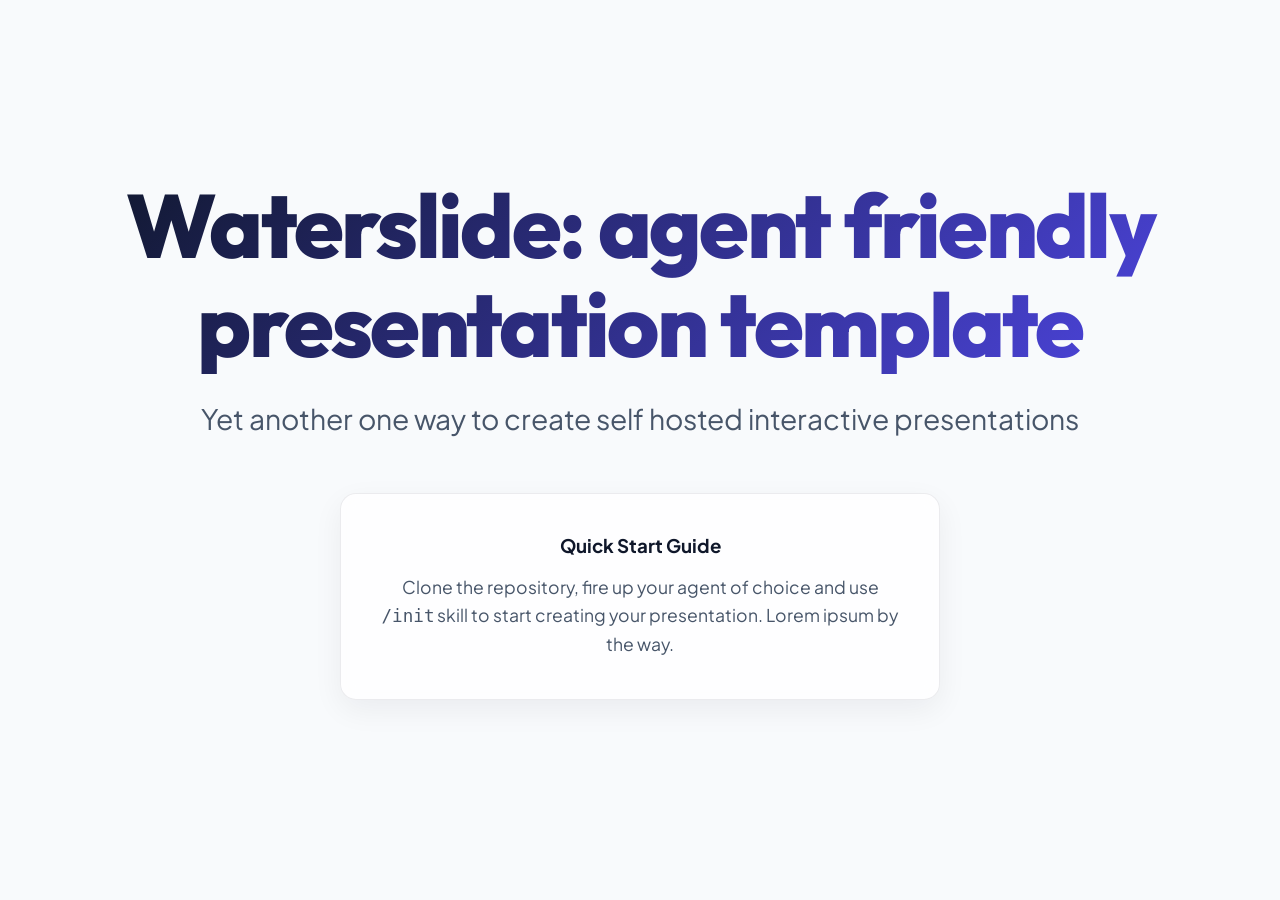
<file: index.html>
<!DOCTYPE html>
<html lang="en">
<head>
    <meta charset="UTF-8">
    <meta name="viewport" content="width=device-width, initial-scale=1.0">
    <title>Interactive Presentation</title>
    <link rel="icon" href="favicon.ico" type="image/x-icon">
    <!-- Premium Fonts -->
    <link rel="preconnect" href="https://fonts.googleapis.com">
    <link rel="preconnect" href="https://fonts.gstatic.com" crossorigin>
    <link href="https://fonts.googleapis.com/css2?family=Outfit:wght@300;400;600;800&family=Plus+Jakarta+Sans:ital,wght@0,300;0,400;0,600;1,400&display=swap" rel="stylesheet">
    <link rel="stylesheet" href="presentation.css">
    <!-- Inline script to set the theme early and prevent flash of dark/light color -->
    <script>
        (function() {
            const savedTheme = localStorage.getItem('presentation-theme');
            const systemPrefersDark = window.matchMedia('(prefers-color-scheme: dark)').matches;
            const theme = savedTheme || (systemPrefersDark ? 'dark' : 'light');
            document.documentElement.setAttribute('data-theme', theme);
        })();
    </script>
</head>
<body class="controls-active">
    <!-- Theme Toggle Button -->
    <button id="theme-toggle" aria-label="Toggle Theme">
        <svg class="sun-icon" viewBox="0 0 24 24" fill="none" stroke="currentColor" stroke-width="2" stroke-linecap="round" stroke-linejoin="round"><circle cx="12" cy="12" r="5"></circle><line x1="12" y1="1" x2="12" y2="3"></line><line x1="12" y1="21" x2="12" y2="23"></line><line x1="4.22" y1="4.22" x2="5.64" y2="5.64"></line><line x1="18.36" y1="18.36" x2="19.78" y2="19.78"></line><line x1="1" y1="12" x2="3" y2="12"></line><line x1="21" y1="12" x2="23" y2="12"></line><line x1="4.22" y1="19.78" x2="5.64" y2="18.36"></line><line x1="18.36" y1="5.64" x2="19.78" y2="4.22"></line></svg>
        <svg class="moon-icon" viewBox="0 0 24 24" fill="none" stroke="currentColor" stroke-width="2" stroke-linecap="round" stroke-linejoin="round"><path d="M21 12.79A9 9 0 1 1 11.21 3 7 7 0 0 0 21 12.79z"></path></svg>
    </button>

    <!-- Slide Notes Button -->
    <button id="notes-toggle" aria-label="Show Notes" style="display: none;">
        <svg class="notes-icon" viewBox="0 0 24 24" fill="none" stroke="currentColor" stroke-width="2" stroke-linecap="round" stroke-linejoin="round">
            <path d="M14 2H6a2 2 0 0 0-2 2v16a2 2 0 0 0 2 2h12a2 2 0 0 0 2-2V8z"></path>
            <polyline points="14 2 14 8 20 8"></polyline>
            <line x1="16" y1="13" x2="8" y2="13"></line>
            <line x1="16" y1="17" x2="8" y2="17"></line>
            <polyline points="10 9 9 9 8 9"></polyline>
        </svg>
    </button>

    <!-- Full window container for presentation slides -->
    <div id="presentation-container"></div>

    <!-- Navigation Hint -->
    <div class="nav-hint" id="nav-hint">
        <span class="desktop-hint"><span>PgUp</span> Prev | <span>PgDn</span> Next</span>
        <div class="mobile-hint-container">
            <svg class="swipe-icon" xmlns="http://www.w3.org/2000/svg" width="32" height="32" viewBox="0 0 24 24" fill="none" stroke="currentColor" stroke-width="2" stroke-linecap="round" stroke-linejoin="round" style="display: block; margin: 0 auto 8px auto;">
                <path d="M3 12l3-3" />
                <path d="M3 12l3 3" />
                <path d="M3 12h3" />
                <path d="M21 12l-3-3" />
                <path d="M21 12l-3 3" />
                <path d="M21 12h-3" />
                <g transform="translate(4.75, 4.5) scale(0.5)">
                    <path d="M22 14a8 8 0 0 1-8 8" />
                    <path d="M18 11v-1a2 2 0 0 0-2-2a2 2 0 0 0-2 2" />
                    <path d="M14 10V9a2 2 0 0 0-2-2a2 2 0 0 0-2 2v1" />
                    <path d="M10 9.5V4a2 2 0 0 0-2-2a2 2 0 0 0-2 2v10" />
                    <path d="M18 11a2 2 0 1 1 4 0v3a8 8 0 0 1-8 8h-2c-2.8 0-4.5-.86-5.99-2.34l-3.6-3.6a2 2 0 0 1 2.83-2.82L7 15" />
                </g>
            </svg>
            <span class="mobile-hint">Swipe to navigate</span>
        </div>
    </div>

    <!-- Slide Notes Modal -->
    <div id="notes-modal" class="modal-overlay" aria-hidden="true" role="dialog">
        <div class="modal-container">
            <button class="modal-close" id="modal-close" aria-label="Close Modal">
                <svg viewBox="0 0 24 24" fill="none" stroke="currentColor" stroke-width="2" stroke-linecap="round" stroke-linejoin="round">
                    <line x1="18" y1="6" x2="6" y2="18"></line>
                    <line x1="6" y1="6" x2="18" y2="18"></line>
                </svg>
            </button>
            <div id="notes-content" class="notes-body"></div>
        </div>
    </div>

    <!-- Main Presentation Logic -->
    <script src="presentation.js"></script>
</body>
</html>
</file>
<file: presentation.css>
:root {
    --font-heading: 'Outfit', sans-serif;
    --font-body: 'Plus Jakarta Sans', sans-serif;
    
    /* Default dark theme variables */
    --bg-primary: #0b0f19;
    --bg-card: rgba(255, 255, 255, 0.03);
    --text-primary: #f3f4f6;
    --text-secondary: #9ca3af;
    --accent: #6366f1;
    --accent-glow: rgba(99, 102, 241, 0.15);
    --accent-hover: #4f46e5;
    --border-color: rgba(255, 255, 255, 0.08);
    --gradient-h1: linear-gradient(135deg, #ffffff 0%, #a5b4fc 100%);
    --color-h2: #a5b4fc;
    --kbd-bg: rgba(255, 255, 255, 0.1);
    --kbd-border: rgba(255, 255, 255, 0.1);
    --shadow-card: 0 10px 30px rgba(0, 0, 0, 0.3);
    --input-bg: rgba(255, 255, 255, 0.05);
}

[data-theme="light"] {
    /* Light theme variables */
    --bg-primary: #f8fafc;
    --bg-card: rgba(255, 255, 255, 0.8);
    --text-primary: #0f172a;
    --text-secondary: #475569;
    --accent: #4f46e5;
    --accent-glow: rgba(79, 70, 229, 0.15);
    --accent-hover: #4338ca;
    --border-color: rgba(15, 23, 42, 0.08);
    --gradient-h1: linear-gradient(135deg, #0f172a 0%, #4f46e5 100%);
    --color-h2: #4f46e5;
    --kbd-bg: rgba(15, 23, 42, 0.05);
    --kbd-border: rgba(15, 23, 42, 0.1);
    --shadow-card: 0 10px 30px rgba(15, 23, 42, 0.06);
    --input-bg: rgba(15, 23, 42, 0.02);
}

* {
    box-sizing: border-box;
    margin: 0;
    padding: 0;
}

body {
    background-color: var(--bg-primary);
    color: var(--text-primary);
    font-family: var(--font-body);
    overflow: hidden;
    width: 100vw;
    height: 100vh;
    -webkit-font-smoothing: antialiased;
    -moz-osx-font-smoothing: grayscale;
}

/* Fullscreen Presentation Container */
#presentation-container {
    width: 100vw;
    height: 100vh;
    position: relative;
    overflow: hidden;
    display: flex;
    justify-content: center;
    align-items: center;
}

/* Base Slide Container */
.slide {
    width: 100%;
    height: 100%;
    padding: max(2rem, 6vmin);
    display: flex;
    flex-direction: column;
    justify-content: flex-start;
    align-items: flex-start;
    position: absolute;
    top: 0;
    left: 0;
    background-color: var(--bg-primary);
    overflow-y: auto;
}

/* Center-aligned Slide Layout Variant */
.slide.center {
    align-items: center;
    text-align: center;
}

/* Typography Hierarchy */
h1 {
    font-family: var(--font-heading);
    /* Scales with both viewport width and height so slides fill the screen */
    font-size: max(3rem, min(7vw, 12vh));
    font-weight: 800;
    line-height: 1.1;
    margin-bottom: 0.25em;
    letter-spacing: -0.03em;
    background: var(--gradient-h1);
    -webkit-background-clip: text;
    -webkit-text-fill-color: transparent;
}

h2 {
    font-family: var(--font-heading);
    font-size: max(2rem, min(4vw, 7vh));
    font-weight: 600;
    color: var(--color-h2);
    margin-bottom: 0.3em;
    letter-spacing: -0.01em;
}

p {
    font-size: max(1.1rem, min(2.2vw, 3.8vh));
    line-height: 1.6;
    color: var(--text-secondary);
    max-width: 60ch;
    margin-bottom: 1em;
}

/* Slide elements layout helper: centered block, text inside stays left-aligned */
.content-wrapper {
    width: 100%;
    max-width: 90vw;
    display: flex;
    flex-direction: column;
    margin: auto;
}

.slide.center .content-wrapper {
    align-items: center;
}

/* Glassmorphism Card (Interactive Demo containers) */
.demo-card {
    background: var(--bg-card);
    backdrop-filter: blur(10px);
    -webkit-backdrop-filter: blur(10px);
    border: 1px solid var(--border-color);
    border-radius: 16px;
    padding: 2.5rem;
    width: 100%;
    max-width: 600px;
    margin: 1.5rem 0;
    box-shadow: var(--shadow-card);
}

/* Interactive Components */
button {
    font-family: var(--font-body);
    font-size: 1.1rem;
    font-weight: 600;
    color: #ffffff;
    background-color: var(--accent);
    border: none;
    border-radius: 8px;
    padding: 0.8rem 1.6rem;
    cursor: pointer;
    transition: background-color 0.2s ease, transform 0.1s ease, box-shadow 0.2s ease;
    box-shadow: 0 4px 14px var(--accent-glow);
}

button:hover {
    background-color: var(--accent-hover);
    box-shadow: 0 6px 20px rgba(99, 102, 241, 0.3);
}

button:active {
    transform: scale(0.98);
}

input[type="text"] {
    font-family: var(--font-body);
    font-size: 1.1rem;
    background-color: var(--input-bg);
    border: 1px solid var(--border-color);
    border-radius: 8px;
    padding: 0.8rem 1.2rem;
    color: var(--text-primary);
    width: 100%;
    margin-bottom: 1rem;
    transition: border-color 0.2s ease, box-shadow 0.2s ease;
}

input[type="text"]:focus {
    outline: none;
    border-color: var(--accent);
    box-shadow: 0 0 0 3px var(--accent-glow);
}

/* Counter demo styling */
.counter-box {
    display: flex;
    flex-direction: column;
    align-items: center;
    gap: 1rem;
}

.counter-value {
    font-family: var(--font-heading);
    font-size: 4rem;
    font-weight: 800;
    color: var(--text-primary);
    transition: transform 0.1s ease;
    display: inline-block;
}

/* Form demo styling */
.form-feedback {
    margin-top: 1rem;
    font-size: 1.1rem;
    color: #34d399; /* emerald-400 */
    opacity: 0;
    transition: opacity 0.3s ease;
}

.form-feedback.visible {
    opacity: 1;
}

/* Keyboard Hints Footer */
.nav-hint {
    position: absolute;
    bottom: 2rem;
    right: 2rem;
    font-size: 0.85rem;
    color: var(--text-secondary);
    pointer-events: none;
    letter-spacing: 0.05em;
    font-family: var(--font-heading);
    text-transform: uppercase;
    opacity: 0;
}

.nav-hint span {
    background: var(--kbd-bg);
    padding: 0.2rem 0.5rem;
    border-radius: 4px;
    margin: 0 0.2rem;
    border: 1px solid var(--kbd-border);
}

/* Theme Toggle Button Styling */
#theme-toggle {
    position: fixed;
    top: 2rem;
    right: 2rem;
    z-index: 100;
    width: 44px;
    height: 44px;
    padding: 0; /* Reset global button padding to prevent squishing the SVG */
    border-radius: 50%;
    background-color: var(--bg-card);
    border: 1px solid var(--border-color);
    color: var(--text-primary);
    cursor: pointer;
    display: flex;
    justify-content: center;
    align-items: center;
    box-shadow: var(--shadow-card);
    backdrop-filter: blur(10px);
    -webkit-backdrop-filter: blur(10px);
    opacity: 0;
    pointer-events: none;
    transition: background-color 0.2s ease, transform 0.2s ease, border-color 0.2s ease;
}

#notes-toggle {
    position: fixed;
    top: 2rem;
    right: 5.5rem;
    z-index: 100;
    width: 44px;
    height: 44px;
    padding: 0;
    border-radius: 50%;
    background-color: var(--bg-card);
    border: 1px solid var(--border-color);
    color: var(--text-primary);
    cursor: pointer;
    display: flex;
    justify-content: center;
    align-items: center;
    box-shadow: var(--shadow-card);
    backdrop-filter: blur(10px);
    -webkit-backdrop-filter: blur(10px);
    opacity: 0;
    pointer-events: none;
    transition: background-color 0.2s ease, transform 0.2s ease, border-color 0.2s ease;
}

/* Animations for Auto-Fade Controls */
@keyframes fadeOutTheme {
    0% { opacity: 1; pointer-events: auto; }
    60% { opacity: 1; }
    100% { opacity: 0; pointer-events: none; }
}

@keyframes fadeOutNavHint {
    0% { opacity: 0.6; pointer-events: auto; }
    60% { opacity: 0.6; }
    100% { opacity: 0; pointer-events: none; }
}

/* Run fade-out animations when controls-visible is active */
.controls-visible #theme-toggle,
.controls-visible #notes-toggle {
    animation: fadeOutTheme 5s forwards;
}

.controls-visible .nav-hint {
    animation: fadeOutNavHint 5s forwards;
}

/* Force visible on hover or when notes modal is open */
.modal-open #theme-toggle,
.modal-open #notes-toggle,
#theme-toggle:hover,
#notes-toggle:hover {
    animation: none !important;
    opacity: 1 !important;
    pointer-events: auto !important;
}

.modal-open .nav-hint,
.nav-hint:hover {
    animation: none !important;
    opacity: 0.6 !important;
    pointer-events: auto !important;
}

#theme-toggle:hover,
#notes-toggle:hover {
    background-color: rgba(255, 255, 255, 0.08);
    transform: scale(1.05);
}

[data-theme="light"] #theme-toggle:hover,
[data-theme="light"] #notes-toggle:hover {
    background-color: rgba(0, 0, 0, 0.04);
}

#theme-toggle svg,
#notes-toggle svg {
    width: 20px;
    height: 20px;
    stroke-width: 2;
    fill: none;
    stroke: currentColor;
}

#theme-toggle .sun-icon {
    display: none;
}

#theme-toggle .moon-icon {
    display: block;
}

[data-theme="light"] #theme-toggle .sun-icon {
    display: block;
}

[data-theme="light"] #theme-toggle .moon-icon {
    display: none;
}

/* Slide Notes Modal Styles */
.modal-overlay {
    position: fixed;
    top: 0;
    left: 0;
    width: 100vw;
    height: 100vh;
    background: rgba(4, 6, 10, 0.7); /* Darker backdrop overlay for focus and contrast */
    backdrop-filter: blur(8px);
    -webkit-backdrop-filter: blur(8px);
    z-index: 1000;
    display: flex;
    justify-content: center;
    align-items: center;
    opacity: 0;
    pointer-events: none;
    transition: opacity 0.3s ease;
}

.modal-overlay.open {
    opacity: 1;
    pointer-events: auto;
}

.modal-container {
    background: #0f172a; /* Solid Slate 900 for dark mode, highly readable */
    border: 1px solid var(--border-color);
    border-radius: 16px;
    width: 66vw; /* Around 2/3 of presentation width */
    max-width: 1000px;
    max-height: 80vh;
    padding: 2.5rem;
    box-shadow: var(--shadow-card);
    position: relative;
    overflow-y: auto;
    transform: scale(0.95);
    transition: transform 0.3s ease;
    color: var(--text-primary);
}

[data-theme="light"] .modal-container {
    background: #ffffff; /* Solid white for light mode */
}

.modal-overlay.open .modal-container {
    transform: scale(1);
}

.modal-close {
    position: absolute;
    top: 1.25rem;
    right: 1.25rem;
    background: none;
    border: none;
    box-shadow: none;
    padding: 0.5rem;
    cursor: pointer;
    color: var(--text-secondary);
    display: flex;
    justify-content: center;
    align-items: center;
    border-radius: 50%;
    transition: color 0.2s ease, background-color 0.2s ease;
}

.modal-close:hover {
    color: var(--text-primary);
    background-color: var(--border-color);
    box-shadow: none;
}

.modal-close svg {
    width: 20px;
    height: 20px;
}

/* Modal Markdown Content Typography */
.notes-body {
    font-family: var(--font-body);
    font-size: 1.1rem;
    line-height: 1.6;
}

.notes-body h1,
.notes-body h2,
.notes-body h3,
.notes-body h4 {
    margin-top: 1.5rem;
    margin-bottom: 0.75rem;
    font-family: var(--font-heading);
    color: var(--text-primary);
}

.notes-body h1 {
    font-size: 2rem;
    background: var(--gradient-h1);
    -webkit-background-clip: text;
    -webkit-text-fill-color: transparent;
    border-bottom: 1px solid var(--border-color);
    padding-bottom: 0.5rem;
}

.notes-body h2 {
    font-size: 1.6rem;
    color: var(--color-h2);
}

.notes-body h3 {
    font-size: 1.3rem;
}

.notes-body p {
    margin-bottom: 1.2rem;
    font-size: 1.1rem;
    max-width: 100%;
}

.notes-body ul,
.notes-body ol {
    margin-bottom: 1.25rem;
    padding-left: 1.5rem;
}

.notes-body li {
    margin-bottom: 0.5rem;
    color: var(--text-secondary);
}

.notes-body li strong {
    color: var(--text-primary);
}

.notes-body code {
    background-color: var(--kbd-bg);
    border: 1px solid var(--kbd-border);
    padding: 0.15rem 0.35rem;
    border-radius: 4px;
    font-family: monospace;
    font-size: 0.9em;
    color: var(--accent);
}

.notes-body pre {
    background-color: var(--kbd-bg);
    border: 1px solid var(--kbd-border);
    padding: 1rem;
    border-radius: 8px;
    overflow-x: auto;
    margin-bottom: 1.25rem;
}

.notes-body pre code {
    background: none;
    border: none;
    padding: 0;
    border-radius: 0;
    font-size: 0.85em;
    color: var(--text-primary);
}

.notes-body blockquote {
    border-left: 4px solid var(--accent);
    padding-left: 1rem;
    margin-bottom: 1.25rem;
    color: var(--text-secondary);
    font-style: italic;
}

.notes-body hr {
    border: none;
    border-top: 1px solid var(--border-color);
    margin: 1.5rem 0;
}

/* Responsive Grid Helper */
.interactive-grid {
    display: grid;
    grid-template-columns: 1fr 1fr;
    gap: 2rem;
    width: 100%;
}

/* Hide mobile navigation hint by default */
.nav-hint .mobile-hint-container {
    display: none !important;
}

.nav-hint .desktop-hint {
    display: inline-block !important;
}

/* Mobile Media Queries */
@media (max-width: 768px) {
    .slide {
        padding: 1.5rem;
    }
    
    #theme-toggle {
        top: 1rem;
        right: 1rem;
        width: 36px;
        height: 36px;
    }

    #notes-toggle {
        top: 1rem;
        right: 3.75rem;
        width: 36px;
        height: 36px;
    }
    
    .nav-hint {
        bottom: 1rem;
        right: 1rem;
        font-size: 0.75rem;
    }
    
    .nav-hint .desktop-hint {
        display: none !important;
    }
    
    .nav-hint .mobile-hint-container {
        display: flex !important;
        flex-direction: column;
        align-items: center;
        justify-content: center;
        text-align: center;
    }
    
    .interactive-grid {
        grid-template-columns: 1fr;
        gap: 1.2rem;
    }

    .modal-container {
        padding: 1.5rem;
        width: 95%;
    }
}

/* Print optimizations */
@media print {
    h1 {
        background: none !important;
        -webkit-background-clip: initial !important;
        -webkit-text-fill-color: initial !important;
        color: var(--text-primary) !important;
    }
}
</file>
